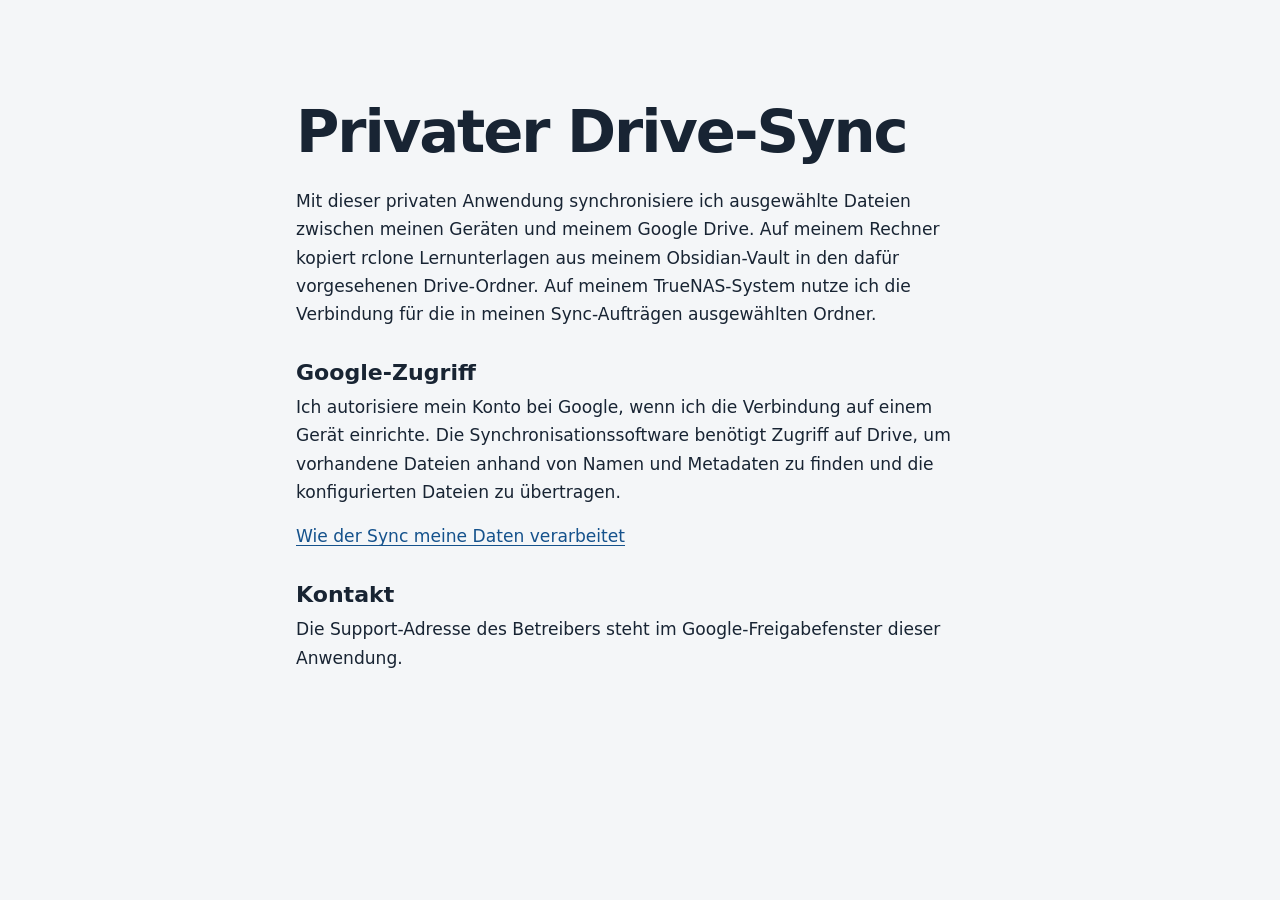
<file: index.html>
<!doctype html>
<html lang="de">
<head>
  <meta charset="utf-8">
  <meta name="viewport" content="width=device-width, initial-scale=1">
  <title>Privater Drive-Sync</title>
  <link rel="stylesheet" href="style.css">
</head>
<body>
  <main>
    <h1>Privater Drive-Sync</h1>
    <p>Mit dieser privaten Anwendung synchronisiere ich ausgewählte Dateien zwischen meinen Geräten und meinem Google Drive. Auf meinem Rechner kopiert rclone Lernunterlagen aus meinem Obsidian-Vault in den dafür vorgesehenen Drive-Ordner. Auf meinem TrueNAS-System nutze ich die Verbindung für die in meinen Sync-Aufträgen ausgewählten Ordner.</p>
    <h2>Google-Zugriff</h2>
    <p>Ich autorisiere mein Konto bei Google, wenn ich die Verbindung auf einem Gerät einrichte. Die Synchronisationssoftware benötigt Zugriff auf Drive, um vorhandene Dateien anhand von Namen und Metadaten zu finden und die konfigurierten Dateien zu übertragen.</p>
    <p><a href="datenschutz.html">Wie der Sync meine Daten verarbeitet</a></p>
    <h2>Kontakt</h2>
    <p>Die Support-Adresse des Betreibers steht im Google-Freigabefenster dieser Anwendung.</p>
  </main>
</body>
</html>
</file>
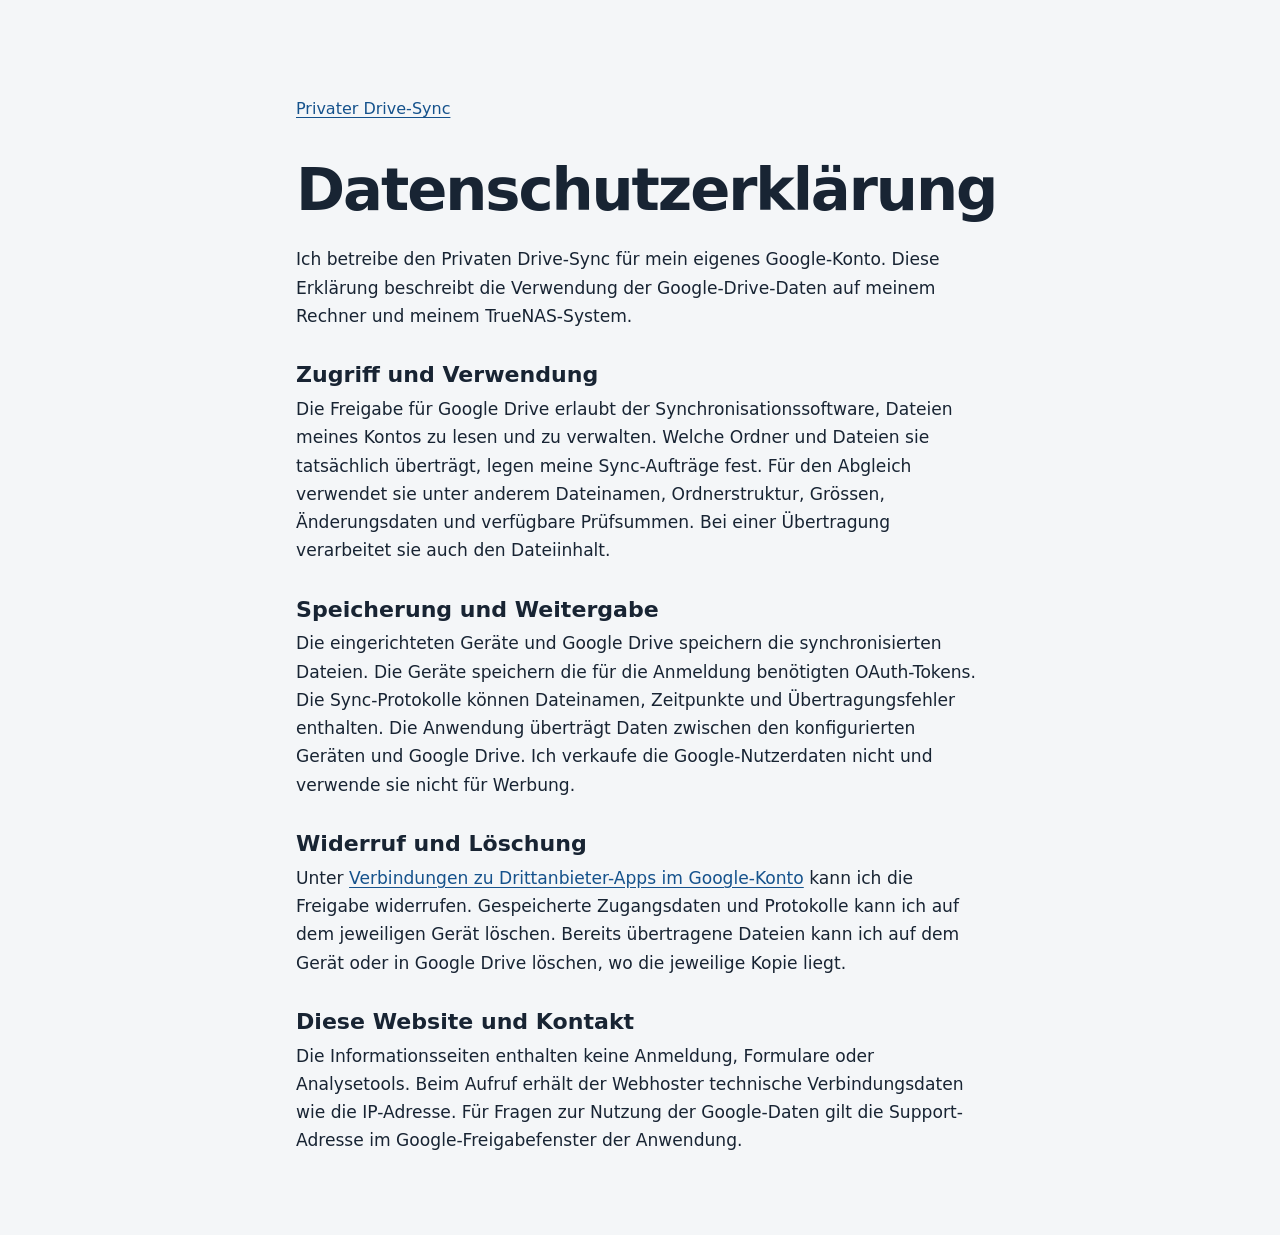
<file: datenschutz.html>
<!doctype html>
<html lang="de">
<head>
  <meta charset="utf-8">
  <meta name="viewport" content="width=device-width, initial-scale=1">
  <title>Datenschutzerklärung · Privater Drive-Sync</title>
  <link rel="stylesheet" href="style.css">
</head>
<body>
  <main>
    <nav aria-label="Navigation"><a href="./">Privater Drive-Sync</a></nav>
    <h1>Datenschutzerklärung</h1>
    <p>Ich betreibe den Privaten Drive-Sync für mein eigenes Google-Konto. Diese Erklärung beschreibt die Verwendung der Google-Drive-Daten auf meinem Rechner und meinem TrueNAS-System.</p>
    <h2>Zugriff und Verwendung</h2>
    <p>Die Freigabe für Google Drive erlaubt der Synchronisationssoftware, Dateien meines Kontos zu lesen und zu verwalten. Welche Ordner und Dateien sie tatsächlich überträgt, legen meine Sync-Aufträge fest. Für den Abgleich verwendet sie unter anderem Dateinamen, Ordnerstruktur, Grössen, Änderungsdaten und verfügbare Prüfsummen. Bei einer Übertragung verarbeitet sie auch den Dateiinhalt.</p>
    <h2>Speicherung und Weitergabe</h2>
    <p>Die eingerichteten Geräte und Google Drive speichern die synchronisierten Dateien. Die Geräte speichern die für die Anmeldung benötigten OAuth-Tokens. Die Sync-Protokolle können Dateinamen, Zeitpunkte und Übertragungsfehler enthalten. Die Anwendung überträgt Daten zwischen den konfigurierten Geräten und Google Drive. Ich verkaufe die Google-Nutzerdaten nicht und verwende sie nicht für Werbung.</p>
    <h2>Widerruf und Löschung</h2>
    <p>Unter <a href="https://myaccount.google.com/connections">Verbindungen zu Drittanbieter-Apps im Google-Konto</a> kann ich die Freigabe widerrufen. Gespeicherte Zugangsdaten und Protokolle kann ich auf dem jeweiligen Gerät löschen. Bereits übertragene Dateien kann ich auf dem Gerät oder in Google Drive löschen, wo die jeweilige Kopie liegt.</p>
    <h2>Diese Website und Kontakt</h2>
    <p>Die Informationsseiten enthalten keine Anmeldung, Formulare oder Analysetools. Beim Aufruf erhält der Webhoster technische Verbindungsdaten wie die IP-Adresse. Für Fragen zur Nutzung der Google-Daten gilt die Support-Adresse im Google-Freigabefenster der Anwendung.</p>
  </main>
</body>
</html>
</file>
<file: style.css>
:root {
  color-scheme: light dark;
  font-family: "Source Sans 3", "Segoe UI", system-ui, sans-serif;
  line-height: 1.65;
  color: #182433;
  background: #f4f6f8;
}
body { margin: 0; }
main { max-width: 43rem; margin: 0 auto; padding: clamp(2rem, 8vw, 6rem) 1.35rem 4rem; }
h1, h2 { line-height: 1.2; text-wrap: balance; }
h1 { font-size: clamp(2.05rem, 7vw, 3.7rem); letter-spacing: -.035em; margin: 0 0 1.25rem; }
h2 { font-size: 1.38rem; margin: 2rem 0 .4rem; }
p { margin: .4rem 0 1rem; font-size: 1.07rem; }
a { color: #15528c; text-underline-offset: .18em; }
nav { margin-bottom: 2rem; }
a:focus-visible { outline: .15rem solid currentColor; outline-offset: .2rem; }
@media (prefers-color-scheme: dark) {
  :root { color: #e7eef7; background: #151c25; }
  a { color: #91c8ff; }
}
</file>
